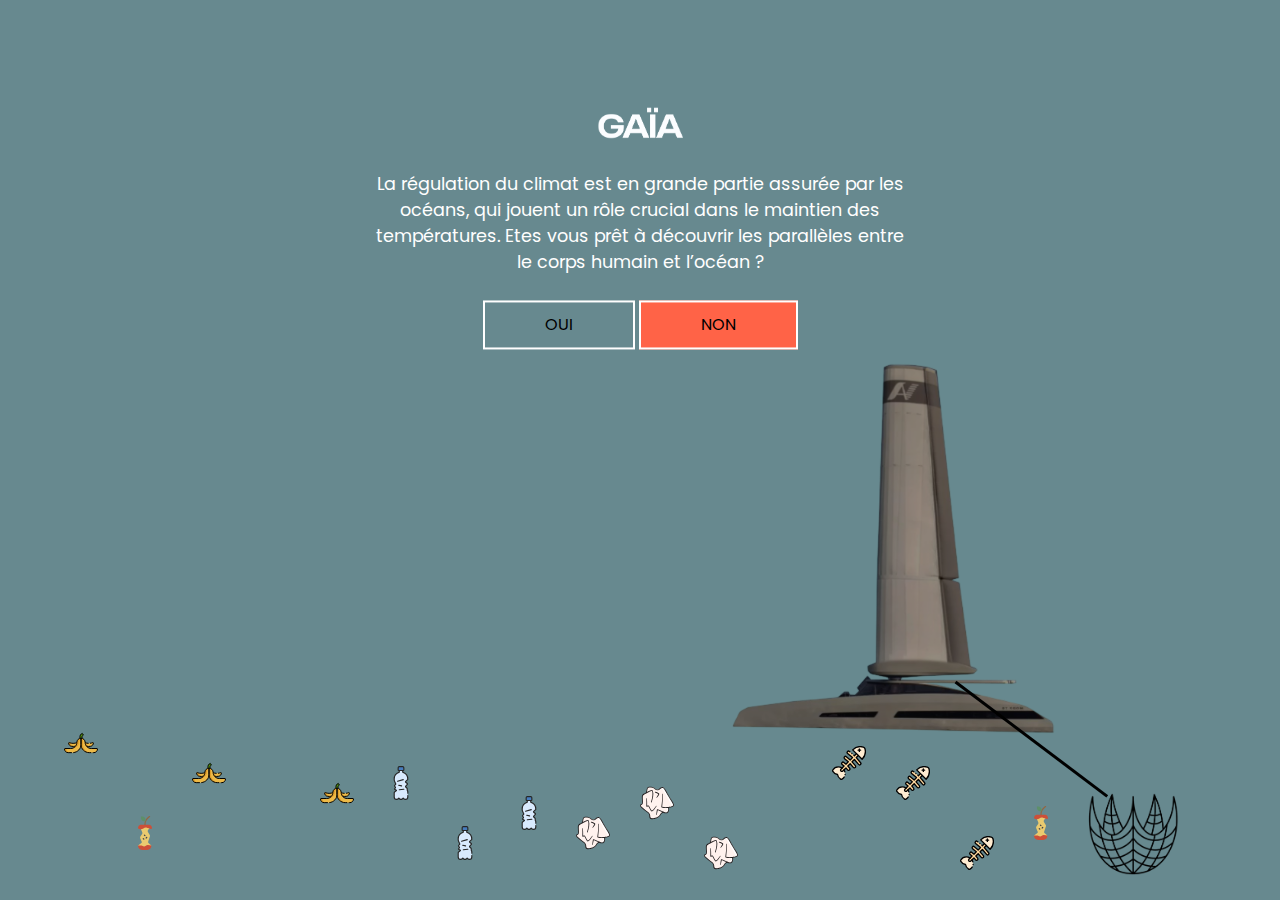
<file: index.html>
<!DOCTYPE html>
<html lang="en">
<head>
    <meta charset="UTF-8">
    <meta name="viewport" content="width=device-width, initial-scale=1.0">
    <title>GAÏA</title>
	<link rel="stylesheet" href="styles.css">
	<script src="main.js"></script> 
    <style>
        @import url('https://fonts.googleapis.com/css2?family=Poppins:ital,wght@0,100;0,200;0,300;0,400;0,500;0,600;0,700;0,800;0,900;1,100;1,200;1,300;1,400;1,500;1,600;1,700;1,800;1,900&display=swap');
        @import url('https://fonts.googleapis.com/css2?family=Inter:ital,opsz,wght@0,14..32,100..900;1,14..32,100..900&display=swap');
    </style>

</head>
	<body>
        
		<div class="animation-wrapper">
			<div class="water">
				<ul class="waves">
					<li class="wave-one" style="background-image: url('https://i.postimg.cc/7LtCC11Y/wave1.png');"></li>
					<li class="wave-two" style="background-image: url('https://i.postimg.cc/P5hv05rh/wave2.png');"></li>
					<li class="wave-three" style="background-image: url('https://i.postimg.cc/63Dyc91k/wave3.png');"></li>
					<li class="wave-four" style="background-image: url('https://i.postimg.cc/1tg8DgM0/wave4.png');"></li>
				</ul>
				<ul class="trash">
					<li class="trash-item-1" style="background-image: url('icons/apple_core.svg');"></li>
					<li class="trash-item-1" style="background-image: url('icons/banana.svg');"></li>
					<li class="trash-item-1" style="background-image: url('icons/water_bottle.svg');"></li>
					<li class="trash-item-1" style="background-image: url('icons/paper_but_squeezed.svg');"></li>
					<li class="trash-item-1" style="background-image: url('icons/fish_bone.svg');"></li>
					<li class="trash-item-2" style="background-image: url('icons/apple_core.svg');"></li>
					<li class="trash-item-2" style="background-image: url('icons/banana.svg');"></li>
					<li class="trash-item-2" style="background-image: url('icons/water_bottle.svg');"></li>
					<li class="trash-item-2" style="background-image: url('icons/paper_but_squeezed.svg');"></li>
					<li class="trash-item-2" style="background-image: url('icons/fish_bone.svg');"></li>
					<li class="trash-item-3" style="background-image: url('icons/apple_core.svg');"></li>
					<li class="trash-item-3" style="background-image: url('icons/banana.svg');"></li>
					<li class="trash-item-3" style="background-image: url('icons/water_bottle.svg');"></li>
					<li class="trash-item-3" style="background-image: url('icons/paper_but_squeezed.svg');"></li>
					<li class="trash-item-3" style="background-image: url('icons/fish_bone.svg');"></li>
				</ul>
			</div>
            <div class="boat-wrapper">
                <div class="boat" style="background-image: url('icons/boat.png'); width: 600px; height: 400px;"></div>	
                <div class="fish-net" style="background-image: url('icons/fish-net.png')"></div>
                <div class="fish-net-line"></div>
            </div>
			<div class="cloud" style="background-image: url('https://i.postimg.cc/VNkrLZCV/cloud-md.png');"></div>
			<div class="cloud2" style="background-image: url('https://i.postimg.cc/VNkrLZCV/cloud-md.png');"></div>
			<div class="overlay"></div>
		</div>

		<div class="content">
			<img src="icons/gaia.png" alt="logo">
			<p> La régulation du climat est en grande partie assurée par les océans, qui jouent un rôle 
                crucial dans le maintien des températures. Etes vous prêt à découvrir les parallèles entre le corps humain et l’océan ?</p>
			<input type="button" value="OUI" onclick="window.location.href='gaia.html'">
            <input id="no" type="button" value="NON">
		</div>

	</body>
</html>
</file>
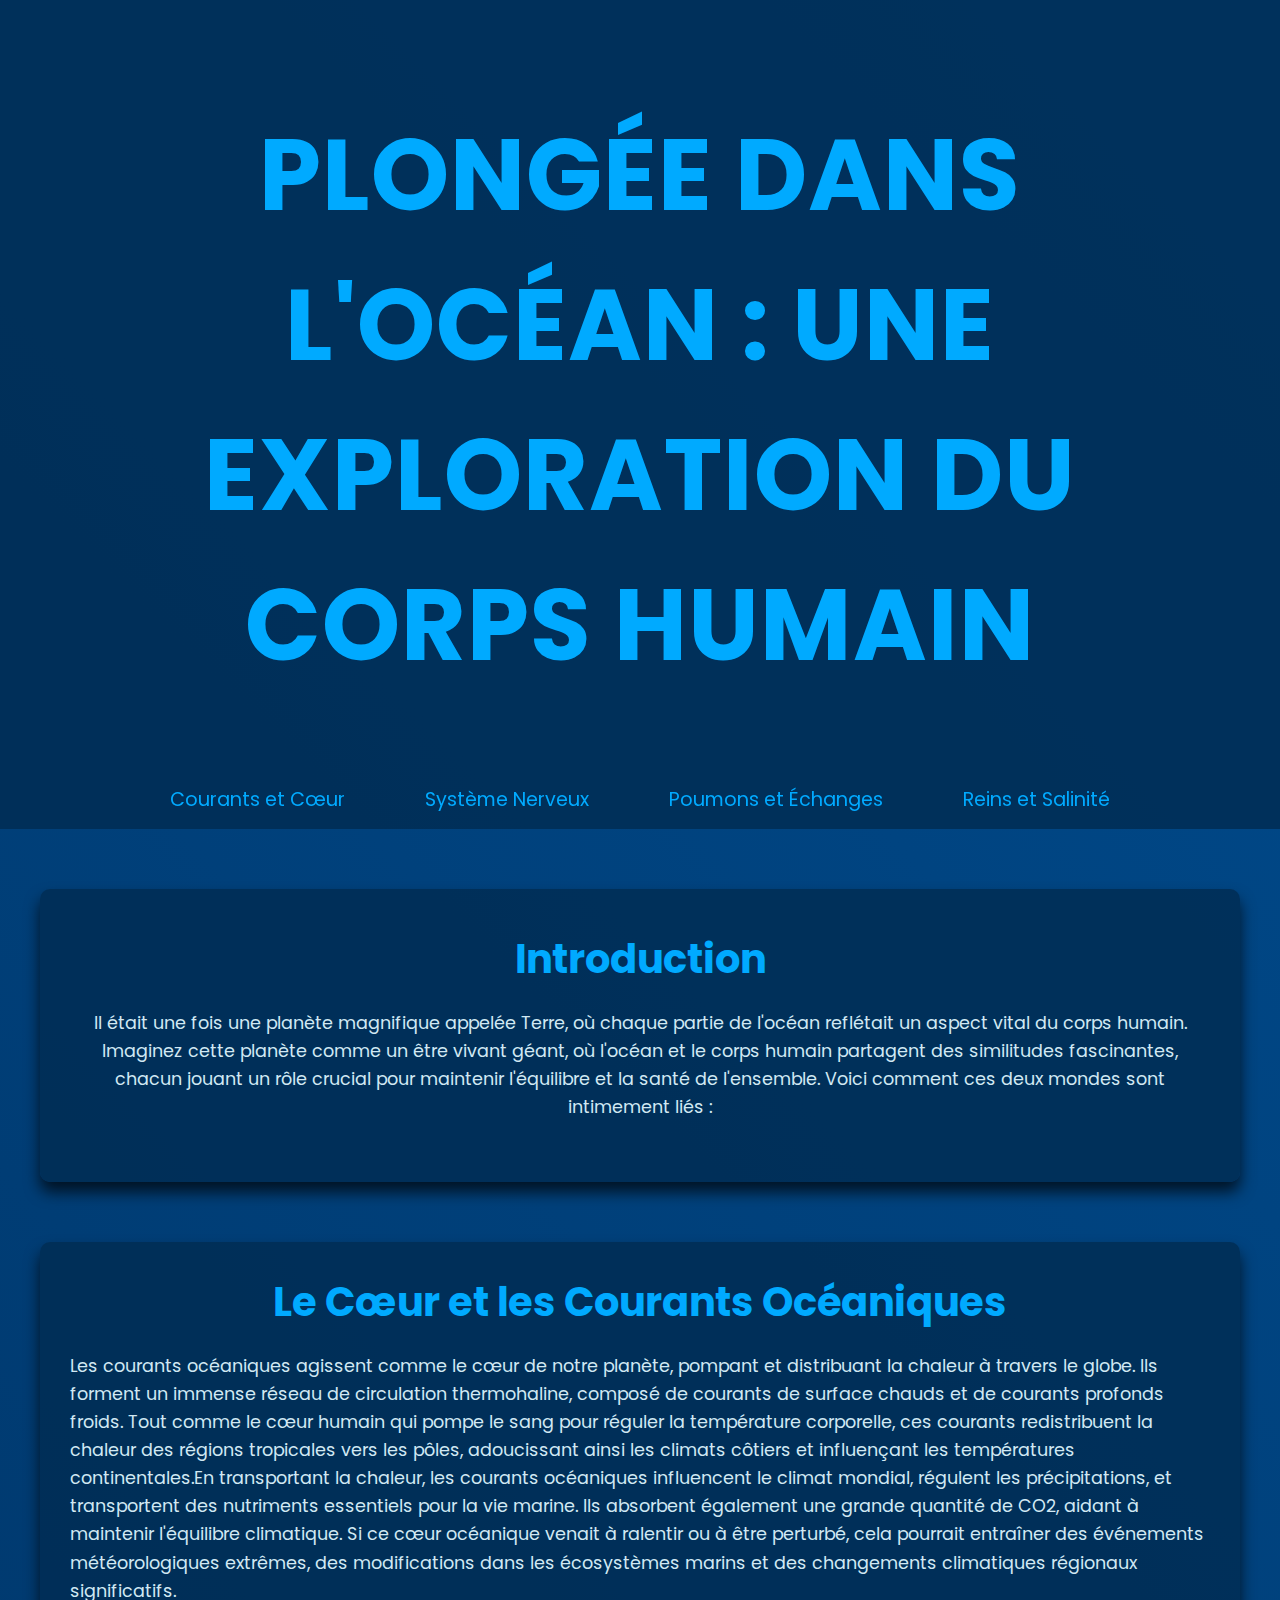
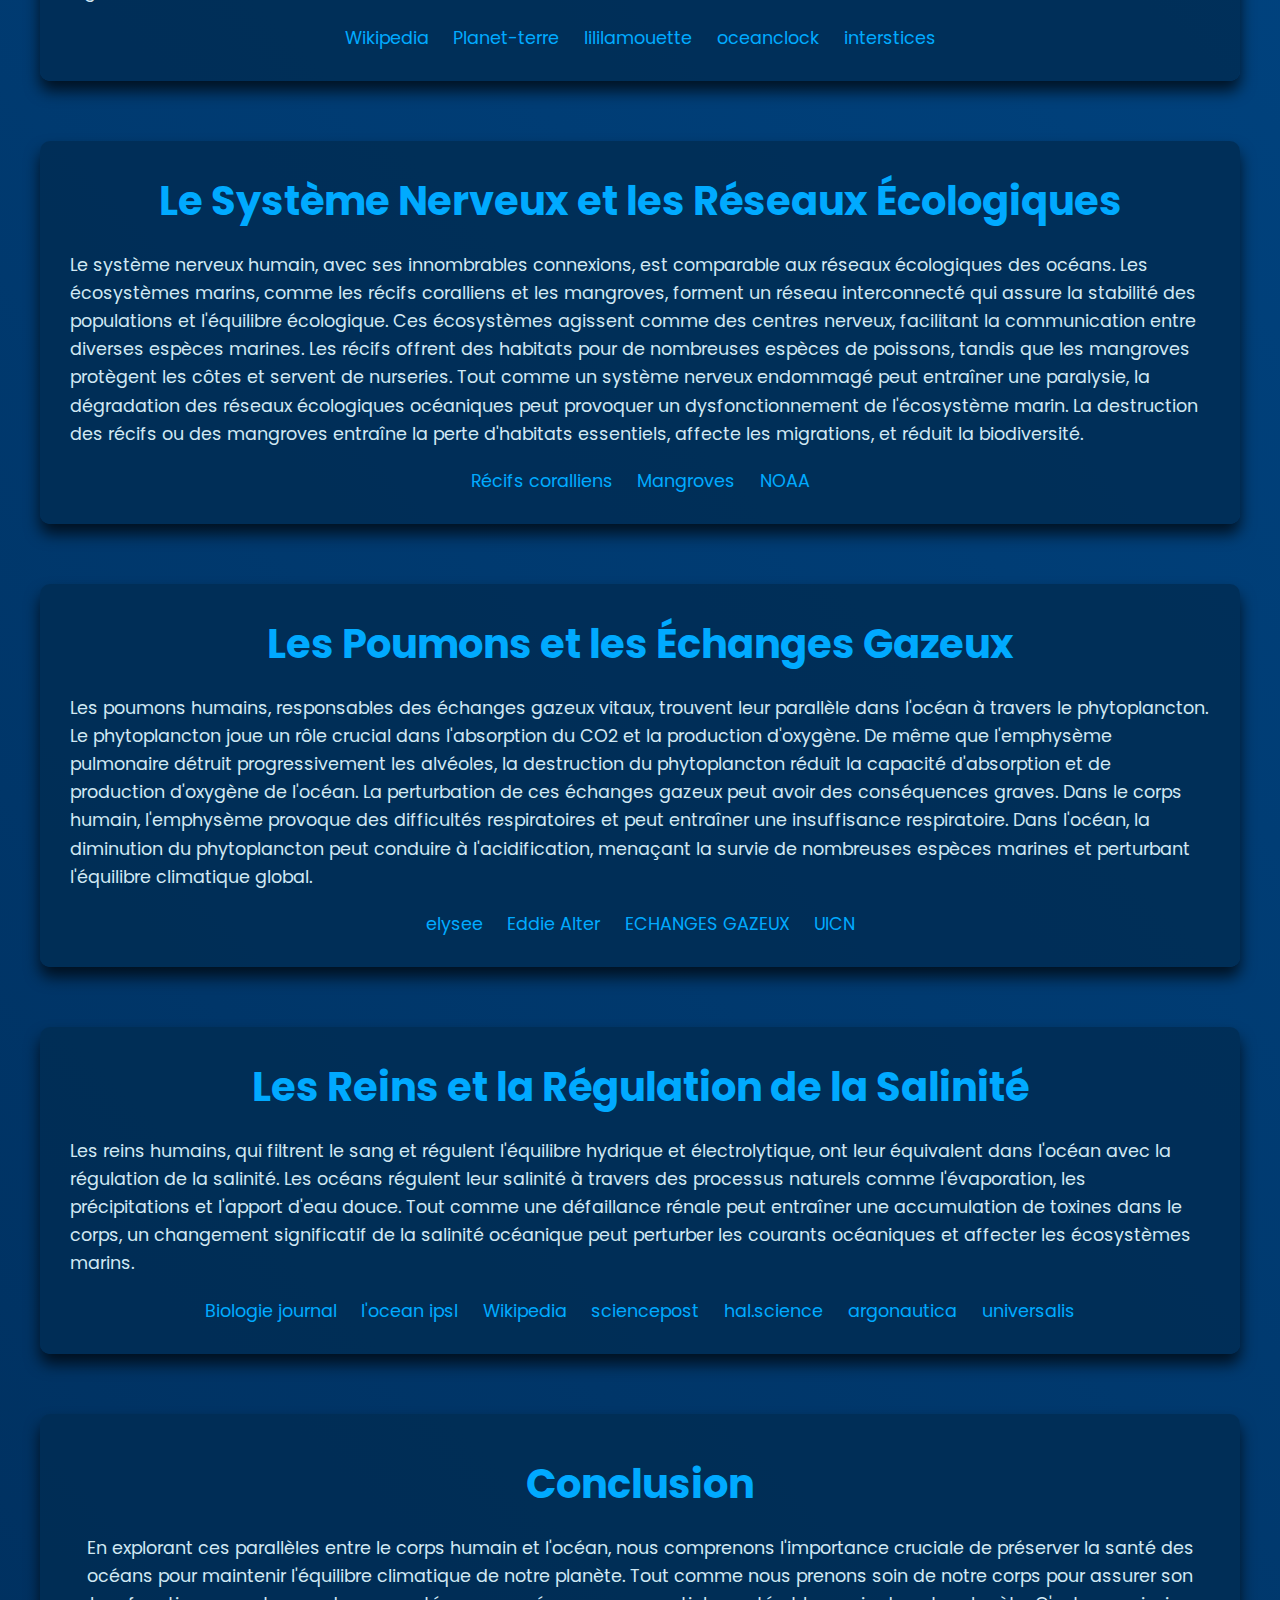
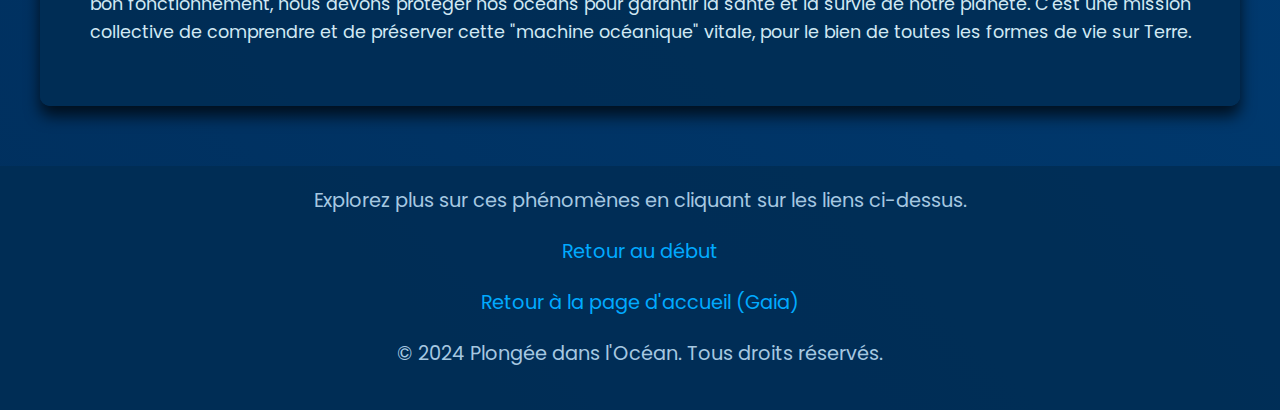
<file: explications.html>
<!DOCTYPE html>
<html lang="fr">
<head>
    <meta charset="UTF-8">
    <meta name="viewport" content="width=device-width, initial-scale=1.0">
    <title>Plongée dans l'Océan</title>
    <style>
        @import url('https://fonts.googleapis.com/css2?family=Poppins:ital,wght@0,100;0,200;0,300;0,400;0,500;0,600;0,700;0,800;0,900;1,100;1,200;1,300;1,400;1,500;1,600;1,700;1,800;1,900&display=swap');
        @import url('https://fonts.googleapis.com/css2?family=Inter:ital,opsz,wght@0,14..32,100..900;1,14..32,100..900&display=swap');

        
        * {
            margin: 0;
            padding: 0;
            box-sizing: border-box;

        }

        body {
            font-family: 'Poppins', sans-serif;
            background: linear-gradient(45deg, #002f5d, #004b8d); /* Fond dégradé bleu foncé */
            color: #fff;
            overflow-x: hidden;
            padding: 0;
        }

        header {
            text-align: center;
            padding: 50px;
            background-color: rgba(0, 45, 84, 0.85); /* Fond bleu de mer */
            font-size: 2.5em;
            position: relative;
            z-index: 1000;
            transition: transform 0.3s ease;
        }

        header h2 {
            text-transform: uppercase;
            margin-top: 50px;
            font-weight: bold;
            letter-spacing: 1px;
            color: #00aaff; /* Bleu clair pour le titre */
            transition: transform 0.3s ease;
        }

        header h1:hover {
            transform: scale(1.1);
        }

        nav {
            background-color: rgba(0, 45, 84, 0.85); /* Fond bleu foncé */
            padding: 15px 0;
            position: sticky;
            top: 0;
            z-index: 999;
        }

        nav ul {
            display: flex;
            justify-content: center;
            list-style: none;
        }

        nav ul li {
            margin: 0 20px;
        }

        nav ul li a {
            color: #00aaff; /* Bleu clair pour les liens */
            font-size: 1.2em;
            text-decoration: none;
            padding: 10px 20px;
            border-radius: 5px;
            transition: background-color 0.3s ease;
        }

        nav ul li a:hover {
            background-color: #006a8b; /* Bleu plus foncé pour le survol */
        }

        section {
            max-width: 1200px;
            margin: 60px auto;
            padding: 30px;
            background-color: rgba(0, 45, 84, 0.85); /* Fond bleu foncé pour les sections */
            border-radius: 10px;
            box-shadow: 0px 10px 15px rgba(0, 0, 0, 0.7);
            transition: transform 0.3s ease;
        }

        section:hover {
            transform: scale(1.02);
        }

        h2 {
            font-size: 2.5em;
            color: #00aaff; /* Bleu clair pour les titres */
            margin-bottom: 20px;
            text-align: center;
        }

        p {
            font-size: 1.1em;
            line-height: 1.6;
            margin-bottom: 20px;
            color: #d1e8f3; /* Gris clair bleuâtre pour le texte */
        }

        .source-links {
            text-align: center;
            margin-top: 20px;
        }

        .source-links a {
            color: #00aaff; /* Bleu clair pour les liens */
            text-decoration: none;
            font-size: 1.1em;
            margin: 0 10px;
            transition: color 0.3s ease;
        }

        .source-links a:hover {
            color: #66ccff; /* Bleu plus clair pour le survol */
        }

        footer {
            background-color: rgba(0, 45, 84, 0.85);
            text-align: center;
            padding: 20px;
            margin-top: 40px;
            font-size: 1.1em;
        }

        footer p {
            color: #a6c8e1;
        }

        footer a {
            color: #00aaff;
            text-decoration: none;
        }

        footer a:hover {
            text-decoration: underline;
        }

        .header-scrolled {
            transform: translateY(-100px);
        }

        .intro, .conclusion {
            max-width: 1200px;
            margin: 60px auto;
            padding: 40px;
            background-color: rgba(0, 45, 84, 0.85);
            border-radius: 10px;
            box-shadow: 0px 10px 15px rgba(0, 0, 0, 0.7);
            text-align: center;
        }

        .intro h2, .conclusion h2 {
            font-size: 2.5em;
            color: #00aaff;
            margin-bottom: 20px;
        }
    </style>
</head>
<body>
    <header id="header">
        <h2>Plongée dans l'Océan : Une Exploration du Corps Humain</h2>
    </header>

    <nav>
        <ul>
            <li><a href="#currents">Courants et Cœur</a></li>
            <li><a href="#nervous">Système Nerveux</a></li>
            <li><a href="#lungs">Poumons et Échanges</a></li>
            <li><a href="#kidneys">Reins et Salinité</a></li>
        </ul>
    </nav>

    <!-- Bloc Introduction -->
    <section class="intro">
        <h2>Introduction</h2>
        <p>
            Il était une fois une planète magnifique appelée Terre, où chaque partie de l'océan reflétait un aspect vital du corps humain. Imaginez cette planète comme un être vivant géant, où l'océan et le corps humain partagent des similitudes fascinantes, chacun jouant un rôle crucial pour maintenir l'équilibre et la santé de l'ensemble. Voici comment ces deux mondes sont intimement liés :

        </p>
    </section>

    <!-- Section 1: Courants et Cœur -->
    <section id="currents">
        <h2>Le Cœur et les Courants Océaniques</h2>
        <p>
            Les courants océaniques agissent comme le cœur de notre planète, pompant et distribuant la chaleur à travers le globe. Ils forment un immense réseau de circulation thermohaline, composé de courants de surface chauds et de courants profonds froids. Tout comme le cœur humain qui pompe le sang pour réguler la température corporelle, ces courants redistribuent la chaleur des régions tropicales vers les pôles, adoucissant ainsi les climats côtiers et influençant les températures continentales.En transportant la chaleur, les courants océaniques influencent le climat mondial, régulent les précipitations, et transportent des nutriments essentiels pour la vie marine. Ils absorbent également une grande quantité de CO2, aidant à maintenir l'équilibre climatique. Si ce cœur océanique venait à ralentir ou à être perturbé, cela pourrait entraîner des événements météorologiques extrêmes, des modifications dans les écosystèmes marins et des changements climatiques régionaux significatifs.


        </p>
        <div class="source-links">
            <a href="https://fr.wikipedia.org/wiki/Courant_marin">Wikipedia</a>
            <a href="https://planet-terre.ens-lyon.fr/planetterre/objets/Images/oceanographie-physique/oceanographie-physique-doc01.pdf">Planet-terre </a>
            <a href="https://www.lililamouette.com/la-mer/observer-la-mer/les-courants-oceaniques">lililamouette </a>
            <a href="https://www.oceanclock.com/fr/blog/13-les-secrets-des-courants-marins">oceanclock </a>
            <a href="https://interstices.info/comprendre-la-circulation-oceanique/">interstices </a>
        </div>
    </section>

    <!-- Section 2: Système Nerveux -->
    <section id="nervous">
        <h2>Le Système Nerveux et les Réseaux Écologiques</h2>
        <p>
            Le système nerveux humain, avec ses innombrables connexions, est comparable aux réseaux écologiques des océans. Les écosystèmes marins, comme les récifs coralliens et les mangroves, forment un réseau interconnecté qui assure la stabilité des populations et l'équilibre écologique. Ces écosystèmes agissent comme des centres nerveux, facilitant la communication entre diverses espèces marines. Les récifs offrent des habitats pour de nombreuses espèces de poissons, tandis que les mangroves protègent les côtes et servent de nurseries.
            Tout comme un système nerveux endommagé peut entraîner une paralysie, la dégradation des réseaux écologiques océaniques peut provoquer un dysfonctionnement de l'écosystème marin. La destruction des récifs ou des mangroves entraîne la perte d'habitats essentiels, affecte les migrations, et réduit la biodiversité.
            
        <div class="source-links">
            <a href="https://www.worldwildlife.org/threats/coral-triangle">Récifs coralliens</a>
            <a href="http://www.fao.org/mangrove-facts/en/">Mangroves </a>
            <a href="https://www.noaa.gov/ourplanet/ocean-and-climate"> NOAA </a>
        </div>
    </section>

    <!-- Section 3: Poumons et Échanges Gazeux -->
    <section id="lungs">
        <h2>Les Poumons et les Échanges Gazeux</h2>
        <p>
            Les poumons humains, responsables des échanges gazeux vitaux, trouvent leur parallèle dans l'océan à travers le phytoplancton. Le phytoplancton joue un rôle crucial dans l'absorption du CO2 et la production d'oxygène. De même que l'emphysème pulmonaire détruit progressivement les alvéoles, la destruction du phytoplancton réduit la capacité d'absorption et de production d'oxygène de l'océan.
            La perturbation de ces échanges gazeux peut avoir des conséquences graves. Dans le corps humain, l'emphysème provoque des difficultés respiratoires et peut entraîner une insuffisance respiratoire. Dans l'océan, la diminution du phytoplancton peut conduire à l'acidification, menaçant la survie de nombreuses espèces marines et perturbant l'équilibre climatique global.
            
        </p>
        <div class="source-links">
            <a href="https://www.elysee.fr/emmanuel-macron/2019/12/03/locean-poumon-de-lhumanite-qui-menace-de-setouffer">elysee</a>
            <a href="http://codep01.ffessm.fr/IMG/pdf/codep01_p4_cours_mercredi_110209.pdf">Eddie Alter  </a>
            <a href="http://codep01.ffessm.fr/IMG/pdf/echangesgazeuxn4codep2017.pdf"> ECHANGES GAZEUX</a>
            <a href="https://portals.iucn.org/library/sites/library/files/documents/2019-048-Fr-Summ.pdf"> UICN </a>
        </div>
    </section>

    <!-- Section 4: Reins et Salinité -->
    <section id="kidneys">
        <h2>Les Reins et la Régulation de la Salinité</h2>
        <p>
            Les reins humains, qui filtrent le sang et régulent l'équilibre hydrique et électrolytique, ont leur équivalent dans l'océan avec la régulation de la salinité. Les océans régulent leur salinité à travers des processus naturels comme l'évaporation, les précipitations et l'apport d'eau douce. Tout comme une défaillance rénale peut entraîner une accumulation de toxines dans le corps, un changement significatif de la salinité océanique peut perturber les courants océaniques et affecter les écosystèmes marins.
        </p>
        <div class="source-links">
            <a href="https://www.biologie-journal.org/articles/jbio/pdf/2007/01/jbio07101.pdf">Biologie journal</a>
            <a href="https://pagesperso.locean-ipsl.upmc.fr/ericg/publications/Guilyardi_Meteo01.pdf"> l'ocean ipsl  </a>
            <a href="https://fr.wikipedia.org/wiki/Eau_de_mer"> Wikipedia</a>
            <a href="https://sciencepost.fr/article-provenance-du-sel-des-oceans/"> sciencepost </a>
            <a href="https://hal.science/hal-01922762/document"> hal.science </a>
            <a href="https://argonautica.jason.oceanobs.com/html/argonautica/tutorial/thema_salinity_fr.html"> argonautica </a>
            <a href="https://www.universalis.fr/encyclopedie/osmoregulation/3-types-d-osmoregulation/"> universalis </a>
        </div>
    </section>

    <!-- Bloc Conclusion -->
    <section class="conclusion">
        <h2>Conclusion</h2>
        <p>
            En explorant ces parallèles entre le corps humain et l'océan, nous comprenons l'importance cruciale de préserver la santé des océans pour maintenir l'équilibre climatique de notre planète. Tout comme nous prenons soin de notre corps pour assurer son bon fonctionnement, nous devons protéger nos océans pour garantir la santé et la survie de notre planète. C'est une mission collective de comprendre et de préserver cette "machine océanique" vitale, pour le bien de toutes les formes de vie sur Terre.
        </p>
    </section>

    <footer>
        <p>Explorez plus sur ces phénomènes en cliquant sur les liens ci-dessus.</p>
        <p><a href="#header">Retour au début</a></p>
        <p>
            <a href="gaia.html">Retour à la page d'accueil (Gaia)</a>
        </p>
        <p>&copy; 2024 Plongée dans l'Océan. Tous droits réservés.</p>
    </footer>  

    <script>
        window.addEventListener('scroll', function () {
            const header = document.getElementById('header');
            if (window.scrollY > 50) {
                header.classList.add('header-scrolled');
            } else {
                header.classList.remove('header-scrolled');
            }
        });
    </script>
</body>
</html>
</file>
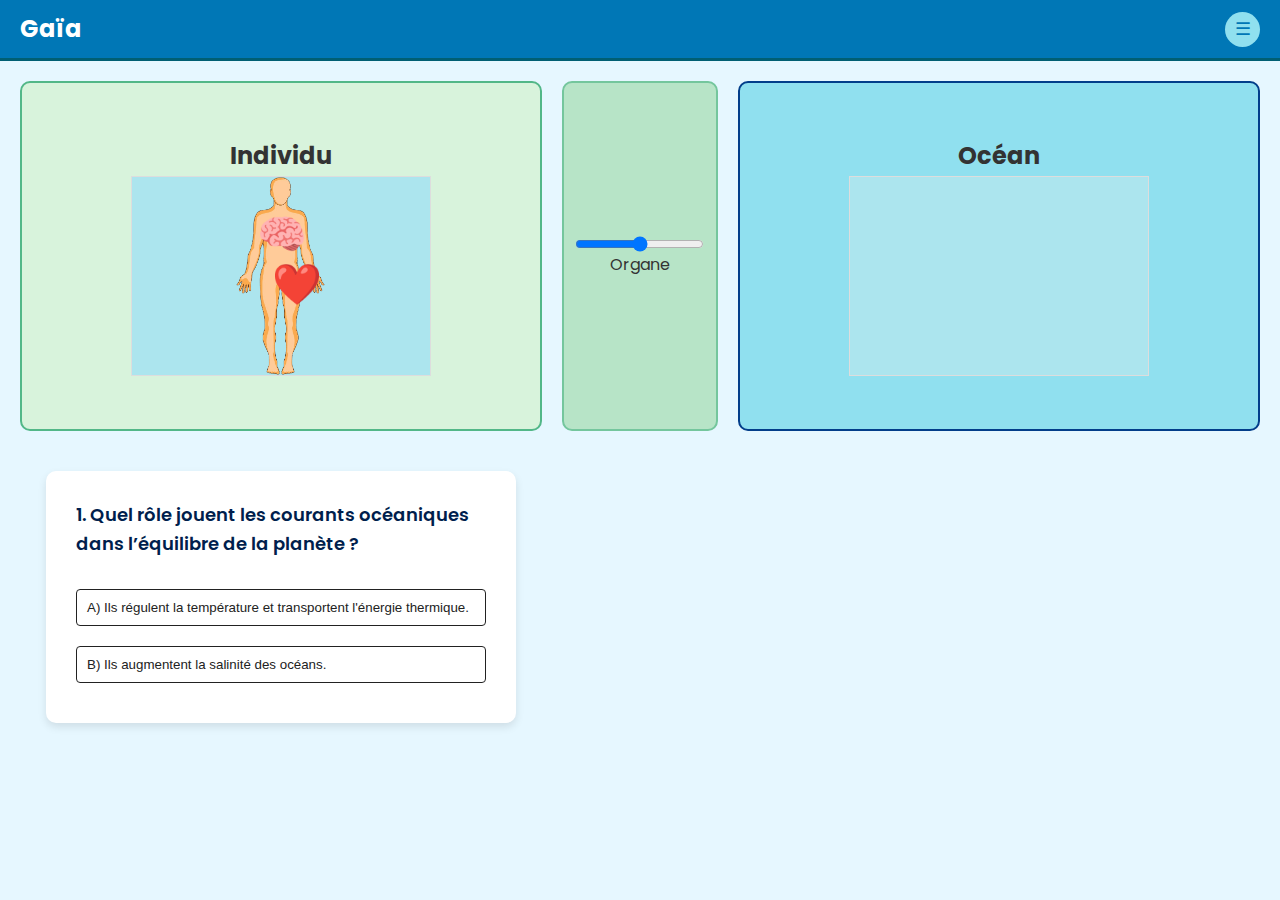
<file: gaia.html>
<!DOCTYPE html>
<html lang="fr">
<head>
    <meta charset="UTF-8">
    <meta name="viewport" content="width=device-width, initial-scale=1.0">
    <title>Gaïa</title>
    <style>
        @import url('https://fonts.googleapis.com/css2?family=Poppins:wght@100;200;300;400;500;600;700;800;900&display=swap');
        @import url('https://fonts.googleapis.com/css2?family=Inter:wght@100;200;300;400;500;600;700;800;900&display=swap');

        * {
            margin: 0;
            padding: 0;
            box-sizing: border-box;
        }

        body {
            font-family: 'Poppins', sans-serif;
            background-color: #e6f7ff;
            color: #333;
            line-height: 1.6;
        }

        header {
            display: flex;
            justify-content: space-between;
            align-items: center;
            background-color: #0077b6;
            padding: 10px 20px;
            border-bottom: 3px solid #005f73;
        }

        .title {
            font-size: 24px;
            font-weight: bold;
            color: #ffffff;
        }

        .menu {
            position: relative;
        }

        .menu-circle {
            width: 35px;
            height: 35px;
            background-color: #90e0ef;
            color: #0077b6;
            border-radius: 50%;
            display: flex;
            justify-content: center;
            align-items: center;
            cursor: pointer;
            font-size: 18px;
            transition: background-color 0.3s ease;
        }

        .menu-circle:hover {
            background-color: #80d9ce;
        }

        .dropdown {
            display: none;
            position: absolute;
            right: 0;
            top: 40px;
            background-color: #ffffff;
            border: 1px solid #ccc;
            box-shadow: 0 4px 8px rgba(0, 0, 0, 0.1);
            border-radius: 8px;
            z-index: 10;
            animation: slideDown 0.3s ease-in-out;
        }

        .dropdown.show {
            display: block;
        }

        .dropdown ul {
            list-style: none;
        }

        .dropdown li {
            padding: 12px 20px;
            cursor: pointer;
            transition: background-color 0.3s ease;
        }

        .dropdown li:hover {
            background-color: #caf0f8;
        }

        .dropdown li a {
            text-decoration: none;
            color: #0077b6;
            font-weight: bold;
        }

        @keyframes slideDown {
            from {
                transform: translateY(-10px);
                opacity: 0;
            }
            to {
                transform: translateY(0);
                opacity: 1;
            }
        }

        main {
            padding: 20px;
        }

        .animation {
            display: grid;
            grid-template-columns: 1fr 0.3fr 1fr;
            grid-template-rows: auto auto;
            gap: 20px;
        }

        #individu, #slider, #ocean {
            height: 350px;
            display: flex;
            flex-direction: column;
            align-items: center;
            justify-content: center;
            text-align: center;
            border-radius: 10px;
        }

        #individu {
            border: 2px solid #52b788;
            background-color: #d8f3dc;
        }

        #slider {
            border: 2px solid #74c69d;
            background-color: #b7e4c7;
        }

        #ocean {
            border: 2px solid #023e8a;
            background-color: #90e0ef;
        }

        .rectangle {
            width: 300px;
            height: 200px;
            border: 1px solid #ddd;
            display: flex;
            justify-content: center;
            align-items: center;
            position: relative;
            overflow: hidden;
            background-color: #ace5ee;
        }

        .rectangle img {
            max-width: 100%;
            max-height: 100%;
            object-fit: contain;
            position: relative;
            z-index: 1;
        }

        .heart, .brain {
            position: absolute;
            font-size: 40px;
            z-index: 2;
            animation: heartbeat 1.5s ease-in-out infinite;
        }

        .heart {
            top: 75px;
            left: 140px;
        }

        .brain {
            top: 25px;
            left: 125px;
        }

        @keyframes heartbeat {
            0%, 100% { transform: scale(1); }
            50% { transform: scale(1.2); }
        }

        .wave-container {
            position: absolute;
            bottom: 0;
            width: 100%;
            height: 100%;
            overflow: hidden;
            z-index: 1;
        }

        .wave {
            position: absolute;
            bottom: 0;
            width: 200%;
            height: 20%;
            background-repeat: repeat-x;
            background-size: cover;
            opacity: 0.7;
            animation: wave-animation 12s cubic-bezier(0.25, 0.1, 0.25, 1) infinite;
        }

        .wave1 { background-image: url('https://i.postimg.cc/7LtCC11Y/wave1.png'); z-index: 2; animation-duration: 12s; }
        .wave2 { background-image: url('https://i.postimg.cc/P5hv05rh/wave2.png'); z-index: 1; animation-duration: 16s; animation-delay: 2s; }
        .wave3 { background-image: url('https://i.postimg.cc/63Dyc91k/wave3.png'); z-index: 0; animation-duration: 20s; animation-delay: 4s; }

        @keyframes wave-animation {
            0% { transform: translateX(0); }
            50% { transform: translateX(-25%); }
            100% { transform: translateX(-50%); }
        }

        .boat {
            position: absolute;
            bottom: 8%;
            left: 75%;
            width: 50px;
            height: 25px;
            background-image: url('https://i.postimg.cc/dVXZyxR1/boat.png');
            background-size: contain;
            background-repeat: no-repeat;
            transform: translate(-50%, 0);
            animation: boat-float 10s ease-in-out infinite, boat-tilt 8s ease-in-out infinite;
        }

        @keyframes boat-float {
            0%, 100% { transform: translate(-50%, 0); }
            50% { transform: translate(-50%, -15px); }
        }

        @keyframes boat-tilt {
            0%, 100% { transform: translate(-50%, 0) rotate(0deg); }
            25% { transform: translate(-50%, -5px) rotate(-2deg); }
            75% { transform: translate(-50%, -5px) rotate(2deg); }
        }

        .app {
            background: #fff;
            width: 90%;
            max-width: 600px;
            margin: 20px auto;
            border-radius: 10px;
            padding: 30px;
            box-shadow: 0 4px 8px rgba(0, 0, 0, 0.1);
        }

        .quiz h2 {
            font-size: 18px;
            color: #001e4d;
            font-weight: 600;
            margin-bottom: 20px;
        }

        .btn {
            background: #fff;
            color: #222;
            font-weight: 500;
            width: 100%;
            border: 1px solid #222;
            padding: 10px;
            margin: 10px 0;
            text-align: left;
            border-radius: 4px;
            cursor: pointer;
            transition: all 0.3s;
        }

        .btn:hover:not([disabled]) {
            background: #222;
            color: #fff;
        }

        .btn:disabled {
            cursor: not-allowed;
            opacity: 0.5;
        }

        #next-btn {
            background: #001e4d;
            color: #fff;
            font-weight: 500;
            width: 150px;
            border: 0;
            padding: 10px;
            margin: 20px auto 0;
            border-radius: 4px;
            cursor: pointer;
            display: none;
        }

        .correct { background: #9aeabc; }
        .incorrect { background: #ff9393; }

        #volume-slider {
            width: 150px;
            cursor: pointer;
        }
    </style>
</head>
<body>
    <header>
        <div class="title">Gaïa</div>
        <div class="menu">
            <div class="menu-circle">☰</div>
            <div class="dropdown">
                <ul>
                    <li><a href="podcast.html">Podcast</a></li>
                    <li><a href="explications.html">Explication</a></li>
                    <li><a href="https://credits-website.onrender.com/">Crédit</a></li>
                </ul>
            </div>
        </div>
    </header>
    <main>
        <div class="animation">
            <div id="individu">
                <h2>Individu</h2>
                <div class="rectangle">
                    <img src="icons/body.png" alt="Corps humain">
                    <div class="heart">❤️</div>
                    <div class="brain">🧠</div>
                </div>
            </div>
            <div id="slider">
                <input type="range" id="volume" name="volume" min="0" max="100">
                <label for="volume">Organe</label>
            </div>
            <div id="ocean">
                <h2>Océan</h2>
                <div class="rectangle">
                    <div class="wave-container">
                        <div class="wave wave1"></div>
                        <div class="wave wave2"></div>
                        <div class="wave wave3"></div>
                        <div class="boat"></div>
                    </div>
                </div>
            </div>
            <div class="app">
                <div class="quiz">
                    <h2 id="question"></h2>
                    <div id="answer-buttons"></div>
                    <button id="next-btn">Suivant</button>
                </div>
            </div>
        </div>
    </main>
    <script>
        const menuCircle = document.querySelector('.menu-circle');
        const dropdown = document.querySelector('.dropdown');
        menuCircle.addEventListener('click', () => {
            dropdown.classList.toggle('show');
        });
    </script>
    <script src="slider.js"></script>
    <script src="quizz.js"></script>
    <script src="quizz_ocean.js"></script>
</body>
</html>
</file>
<file: styles.css>
body{
	margin: 0;
	overflow-x: hidden;
	padding: 0;
    width: 100%;
	height: 100%; /* Ensures the page height doesn't exceed the viewport */
}



/* Styling for the .content section */
.content {
    position: absolute; /* Overlay on top of the animation */
    top: 25%; /* Position it towards the top of the screen */
    left: 50%; /* Center horizontally */
    transform: translate(-50%, -50%); /* Perfect centering */
    padding: 30px 50px; /* Add space inside the box */
    border-radius: 15px; /* Smooth rounded corners */

    text-align: center; /* Center-align text */
    z-index: 100; /* Ensure it appears above other elements */
    color: #333; /* Text color */
    font-family: 'Poppins', sans-serif; /* Modern sans-serif font */
}

img {
    width: 25%;
}
/* Styling for the paragraph inside .content */
.content p {
    font-family: 'Poppins', sans-serif;
    height: 20%;
   position: center;
    font-size: 1.1em; /* Slightly larger text for readability */
    margin-bottom: 25px; /* Space below the paragraph */
    color: #fffefe; /* Subtle dark gray for contrast */
}

 /* Animation Button Style */
 .content input[type="button"] {
    background-color: transparent;
    border: 2px solid #fff;
    padding: 10px 60px;
    font-size: 16px;
    font-family: 'Poppins', sans-serif;
    cursor: pointer;
    position: relative;
    overflow: hidden;
    transition: all 0.3s ease;
}

.content input[type="button"]:hover {
    color: #fff;
    background-color: #007bff;
    border-color: #007bff;
}

.content input[type="button"]:before {
    content: '';
    position: absolute;
    top: 50%;
    left: 50%;
    width: 300%;
    height: 300%;
    background-color: rgba(255, 255, 255, 0.1);
    transition: all 0.5s ease;
    transform: translate(-50%, -50%) scale(1);
    border-radius: 50%;
    z-index: 0;
}

.content input[type="button"]:hover:before {
    transform: translate(-50%, -50%) scale(0);
}

.content input[type="button"]:hover {
    z-index: 1;
}

/* Optional: Add animation for button on load */
.content input[type="button"] {
    animation: buttonAnimation 1s ease-out;
}

@keyframes buttonAnimation {
    0% {
        transform: scale(0);
        opacity: 0;
    }
    100% {
        transform: scale(1);
        opacity: 1;
    }
}

.content input#no {
    background: #ff6347; /* Red for negative action */
}

.content input[type="button"]:hover {
    transform: scale(1.1);
    box-shadow: 0 4px 10px rgba(0, 0, 0, 0.3);
}

.content input[type="button"]:active {
    transform: scale(0.95);
    box-shadow: 0 2px 5px rgba(0, 0, 0, 0.3);
}

  
  h1 {
    font-size: 4rem;
    text-transform: uppercase;
    margin: 0;
    letter-spacing: 5px;
  }
  
  .overlay {
    position: absolute;
    width: 100%;
    height: 100%;
    background: rgba(0, 0, 0, 0.4); 
    z-index: 11;
  }

  a{
    background: linear-gradient(#8E86B5, #ACAEED);
    text-decoration: none;
    font-family: 'Montserrat', sans-serif;
    color: white;
    display: inline-block;
    border-radius: 50px 50px 50px 50px;
    padding: 20px 30px;
  }
  
  a:hover{
    background: linear-gradient(#696484, #8788BA);

  }

.fish-net {
    position: absolute;
    width: 100px; 
    height: 100px; 
    bottom: 10px; /* Adjust to position it near the water */
    left: 380px; /* Center relative to the boat */
    transform-origin: top center; /* Pivot for tilting */
    background-size: contain;
    background-repeat: no-repeat;
    z-index: 15; /* Ensure it's above the water */
    animation: net-trail 6s ease-in-out infinite; /* Add trailing motion */
    opacity: 1; /* Start fully visible */
    transition: opacity 2.5s ease; /* Smooth fade effect */
}




.fish-net-line {
    position: absolute;
    width: 3px; /* Thickness of the line */
    height: 190px; /* Length of the line */
    background-color: black; /* Line color */
    bottom: 26px; /* Position to align with the net */
	left: 250px;
    transform-origin: top; /* Rotate from the top */
    transform: rotate(-53deg); /* Match net's tilt */
    z-index: 16; /* Ensure it stays above the water */
}

.animation-wrapper{
	background: #ace5ee;
	bottom: 0;
	left: 0;
	position: absolute;
	right: 0;
	top: 0;
}

.water{
    bottom: 0;
    left: 0;
	position: absolute;
    width: 100%;
}

.water ul.waves{
	list-style: none;
	margin: 0;
	padding: 0;
}

.water ul.waves li{
	background-repeat: repeat-x;
}

.water ul.waves li.wave-one{
	animation: wave 8.7s linear infinite;
	-webkit-animation-fill-mode: forwards;
	-o-animation-fill-mode: forwards;
	animation-fill-mode: forwards;
	bottom: 0px;
	height: 50px;
	left: 0;
	position: absolute;
	right: 0;
	z-index: 10;
}

.water ul.waves li.wave-two{
	-webkit-animation-fill-mode: forwards;
	-o-animation-fill-mode: forwards;
	animation-fill-mode: forwards;
	animation: wave 10s linear infinite;
	bottom: 0px;
	height: 84px;
	left: 0;
	position: absolute;
	right: 0;
	z-index: 9;
}

.water ul.waves li.wave-three{
	-webkit-animation-fill-mode: forwards;
	-o-animation-fill-mode: forwards;
	animation-fill-mode: forwards;
	animation: wave 25s linear infinite;
	bottom: 0;
	height: 190px;
	left: 0;
	position: absolute;
	right: 0;
	z-index: 8;
}

.water ul.waves li.wave-four{
	-webkit-animation-fill-mode: forwards;
	-o-animation-fill-mode: forwards;
	animation-fill-mode: forwards;
	animation: wave 25s linear infinite;
	bottom: 0;
	height: 205px;
	left: 0;
	position: absolute;
	right: 0;
}

.boat {
    animation: boat 2.5s linear infinite;
    /* background-image: url('your-image.jpg'); */
    background-repeat: no-repeat;
    background-size: contain; /* Adjust as needed */
    /* background-position: center; */
    bottom: 145px;
    height: 270px;
    left: 50%;
    position: absolute;
    width: 300px;
}


.cloud{
	animation: cloud 30s linear infinite;
	background-repeat: no-repeat;
    height: 165px;
    left: 0;
    position: absolute;
    width: 297px
}

.cloud2{
	animation: cloud 25s linear infinite;
	background-repeat: no-repeat;
    bottom: 320px;
    height: 165px;
    left: 140px;
    position: absolute;
    width: 297px;
}

.dolphin{
	animation: fish 15s linear infinite;
	background-repeat: no-repeat;
	bottom: 45px;
	height: 80px;
	left: 20%;
	position: absolute;
	width: 124px;
	z-index: 9;
}

.caught {
    opacity: 0;
    transform: scale(0.5); /* Shrink */
    animation: none; /* Stop animation */
    pointer-events: none;
    transition: opacity 0.3s ease-out, transform 0.3s ease-out;
}


.water ul.trash {
    list-style: none;
    margin: 0;
    padding: 0;
    position: relative;
    /* bottom: 100px; Adjusts the position to the middle of the water container */
    /* transform: translateY(50%); Ensures items are visually centered */
    left: 0;
    width: 100%;
    height: 100%; /* Allows the list to adapt to the content size */
	z-index: 15;
}

.water ul.trash .trash-item-1 {
    position: absolute;
    width: 34px;
    height: 34px;
    background-size: contain;
    background-repeat: no-repeat;
	animation: trash-float-1 25s linear infinite;
}

.water ul.trash .trash-item-2 {
    position: absolute;
    width: 34px;
    height: 34px;
    background-size: contain;
    background-repeat: no-repeat;
	animation: trash-float-2 25s linear infinite;
}

.water ul.trash .trash-item-3 {
    position: absolute;
    width: 34px;
    height: 34px;
    background-size: contain;
    background-repeat: no-repeat;
	animation: trash-float-3 25s linear infinite;
}
/* Place trash randomly */
.water ul.trash .trash-item-1:nth-child(1) {
    left: 10%; /* Horizontal position */
    bottom: 50px; /* Vertical position */
    animation-duration: 8s;
}

.water ul.trash .trash-item-1:nth-child(2) {
    left: 25%; /* Horizontal position */
    bottom: 90px; /* Vertical position */
    animation-duration: 11s;
}

.water ul.trash .trash-item-1:nth-child(3) {
    left: 40%;
    bottom: 70px; /* Vertical position */
    animation-duration: 9s;
}

.water ul.trash .trash-item-1:nth-child(4) {
    left: 55%;
    bottom: 30px; /* Vertical position */
    animation-duration: 14s;
}

.water ul.trash .trash-item-1:nth-child(5) {
    left: 70%;
    bottom: 100px; /* Vertical position */
    animation-duration: 12s;
}

.water ul.trash .trash-item-2:nth-child(6) {
    left: 85%; /* Horizontal position */
    bottom: 20px; /* Vertical position */
    animation-duration: 16s;
}

.water ul.trash .trash-item-2:nth-child(7) {
    left: 15%; /* Horizontal position */
    bottom: 110px; /* Vertical position */
    animation-duration: 7s;
}

.water ul.trash .trash-item-2:nth-child(8) {
    left: 35%; /* Horizontal position */
    bottom: 40px; /* Vertical position */
    animation-duration: 18s;
}

.water ul.trash .trash-item-2:nth-child(9) {
    left: 50%; /* Horizontal position */
    bottom: 80px; /* Vertical position */
    animation-duration: 10s;
}

.water ul.trash .trash-item-2:nth-child(10) {
    left: 65%;
    bottom: 120px; /* Vertical position */
    animation-duration: 15s;
}

.water ul.trash .trash-item-3:nth-child(11) {
    left: 80%;
    bottom: 60px; /* Vertical position */
    animation-duration: 13s;
}

.water ul.trash .trash-item-3:nth-child(12) {
    left: 5%; /* Horizontal position */
    bottom: 140px; /* Vertical position */
    animation-duration: 20s;
}

.water ul.trash .trash-item-3:nth-child(13) {
    left: 30%;
    bottom: 100px; /* Vertical position */
    animation-duration: 17s;
}

.water ul.trash .trash-item-3:nth-child(14) {
    left: 45%; /* Horizontal position */
    bottom: 50px; /* Vertical position */
    animation-duration: 9s;
}

.water ul.trash .trash-item-3:nth-child(15) {
    left: 75%; /* Horizontal position */
    bottom: 30px; /* Vertical position */
    animation-duration: 22s;
}

.boat-wrapper {
    position: absolute;
    bottom: 2px;
    left: 55%;
    justify-content: flex-end;
}


/*Animation Keyframe Section*/

@keyframes wave{
    0% {
        background-position: 0 0;
	}

    100% {
        background-position: 1920px 0;
    }
}


@keyframes boat {
    0% {
        transform: translateX(0) rotate(0deg);
    }
    50% {
        transform: translateX(-5px) rotate(-3deg); /* Slight tilt */
    }
    100% {
        transform: translateX(0) rotate(0deg);
    }
}

@keyframes cloud{
	0%{
		left: -30%;
	}

	100%{
		left: 100%;
	}
}

@keyframes float {
    0% {
        transform: translateY(0) rotate(0deg);
    }
    50% {
        transform: translateY(-10px) rotate(10deg);
    }
    100% {
        transform: translateY(0) rotate(0deg);
    }
}

@keyframes trash-float-1 {
    0% {
        transform: translateY(0) rotate(0deg); /* Start at initial position */
        left: -10%; /* Off-screen left */
    }
    25% {
        transform: translateY(-20px) rotate(-5deg); /* Move slightly up */
    }
    50% {
        transform: translateY(0) rotate(5deg); /* Return to middle position */
        left: 50%; /* Midway horizontally */
    }
    75% {
        transform: translateY(20px) rotate(-5deg); /* Move slightly down */
    }
    100% {
        transform: translateY(0) rotate(0deg); /* Back to initial position */
        left: 110%; /* Off-screen right */
    }
}
@keyframes trash-float-2 {
    0% {
        transform: translateX(200) rotate(0deg); /* Start at initial position */
        left: -10%; /* Off-screen left */
    }
    25% {
        transform: translateY(-20px) rotate(-5deg); /* Move slightly up */
    }
    50% {
        transform: translateY(0) rotate(5deg); /* Return to middle position */
        left: 50%; /* Midway horizontally */
    }
    75% {
        transform: translateY(20px) rotate(-5deg); /* Move slightly down */
    }
    100% {
        transform: translateY(0) rotate(0deg); /* Back to initial position */
        left: 110%; /* Off-screen right */
    }
}
@keyframes trash-float-3 {
    0% {
        transform: translateY(300) rotate(0deg); /* Start at initial position */
        left: -10%; /* Off-screen left */
    }
    25% {
        transform: translateY(-20px) rotate(-5deg); /* Move slightly up */
    }
    50% {
        transform: translateY(0) rotate(5deg); /* Return to middle position */
        left: 50%; /* Midway horizontally */
    }
    75% {
        transform: translateY(20px) rotate(-5deg); /* Move slightly down */
    }
    100% {
        transform: translateY(0) rotate(0deg); /* Back to initial position */
        left: 110%; /* Off-screen right */
    }
}

@keyframes net-trail {
    0% {
        transform: translateX(-50%) rotate(-60deg); /* Initial tilt */
    }
    50% {
        transform: translateX(-48%) rotate(-70deg); /* Sway slightly */
    }
    100% {
        transform: translateX(-50%) rotate(-60deg); /* Return to initial tilt */
    }
}

 /* Container with fixed boundaries */
 .webview-container {
    width: 400px;
    height: 300px;
    border: 2px solid #333;
    position: relative; /* For positioning child elements */
    overflow: hidden; /* Ensures no overflow outside */
  }

  /* Movable item */
  .movable-item {
    width: 50px;
    height: 50px;
    background-color: #007bff;
    position: absolute; /* Allows item movement */
    top: 0;
    left: 0;
    cursor: pointer;
  }
</file>
